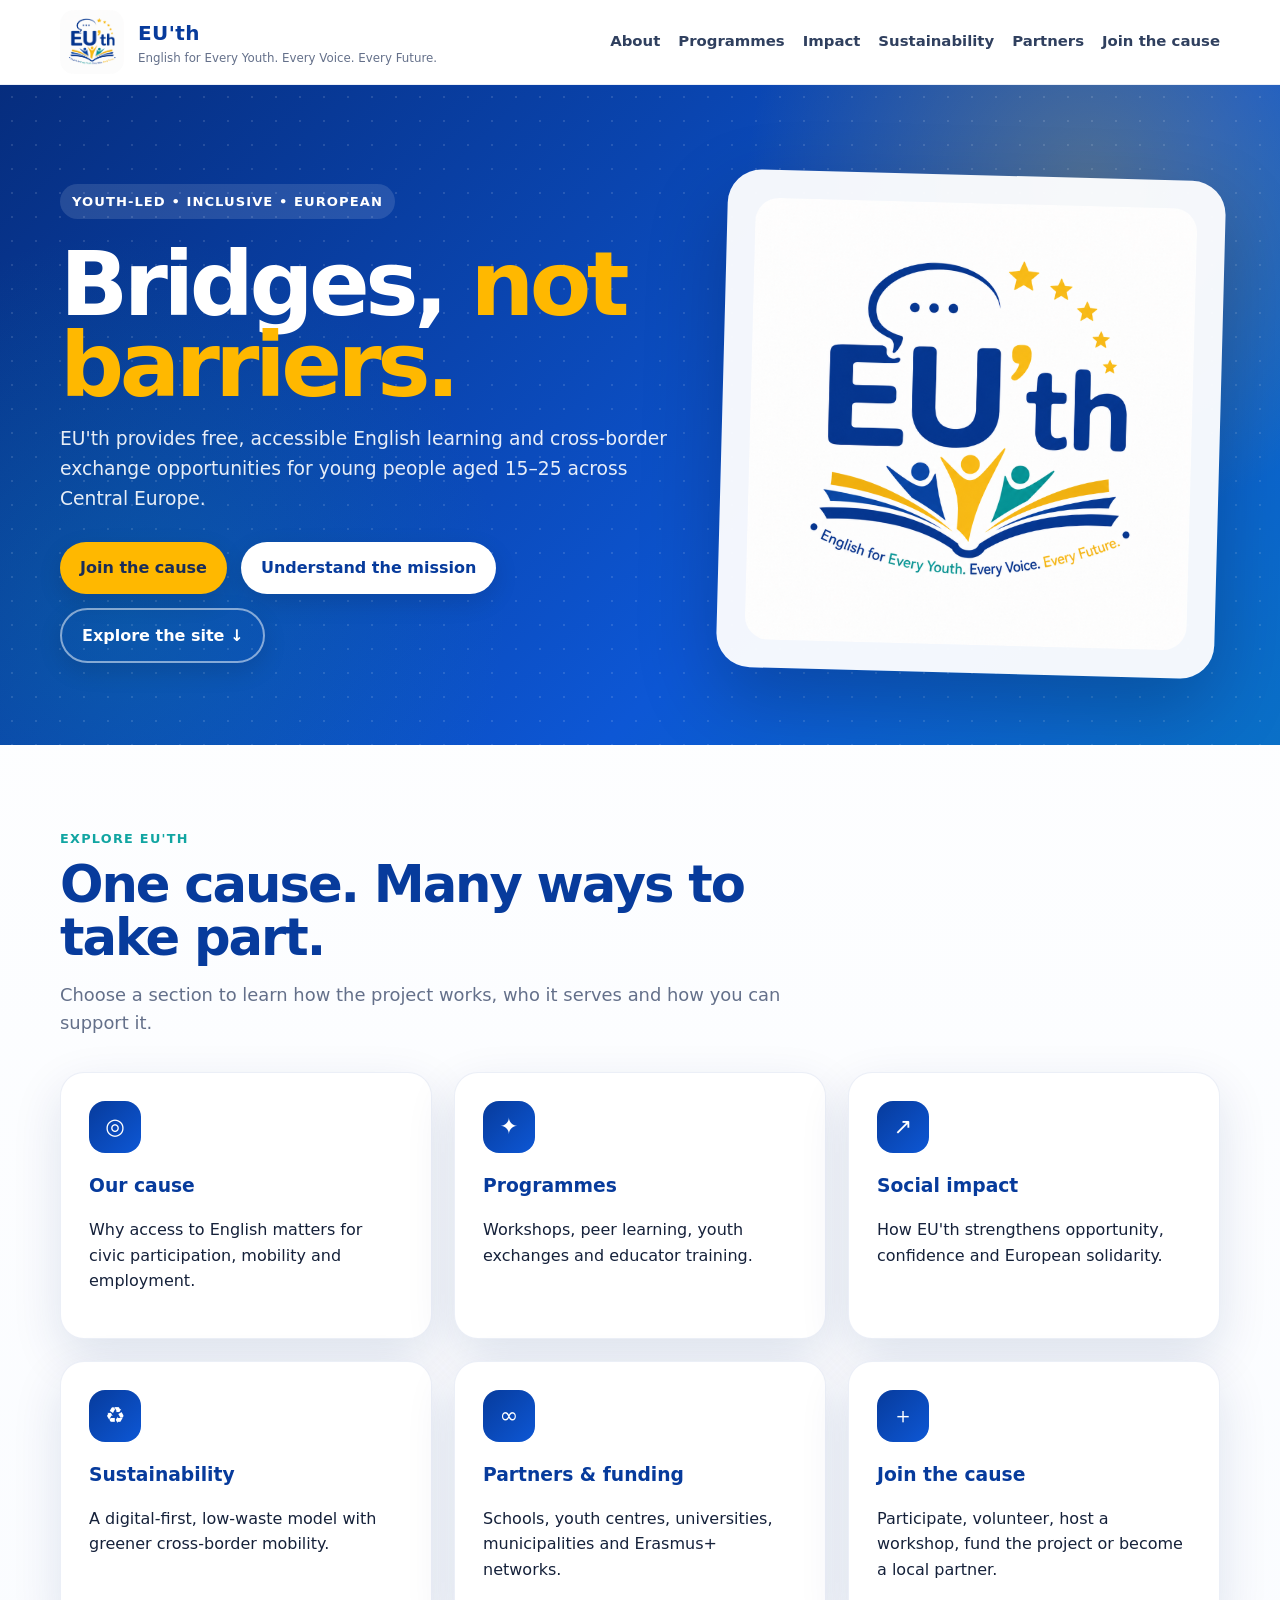
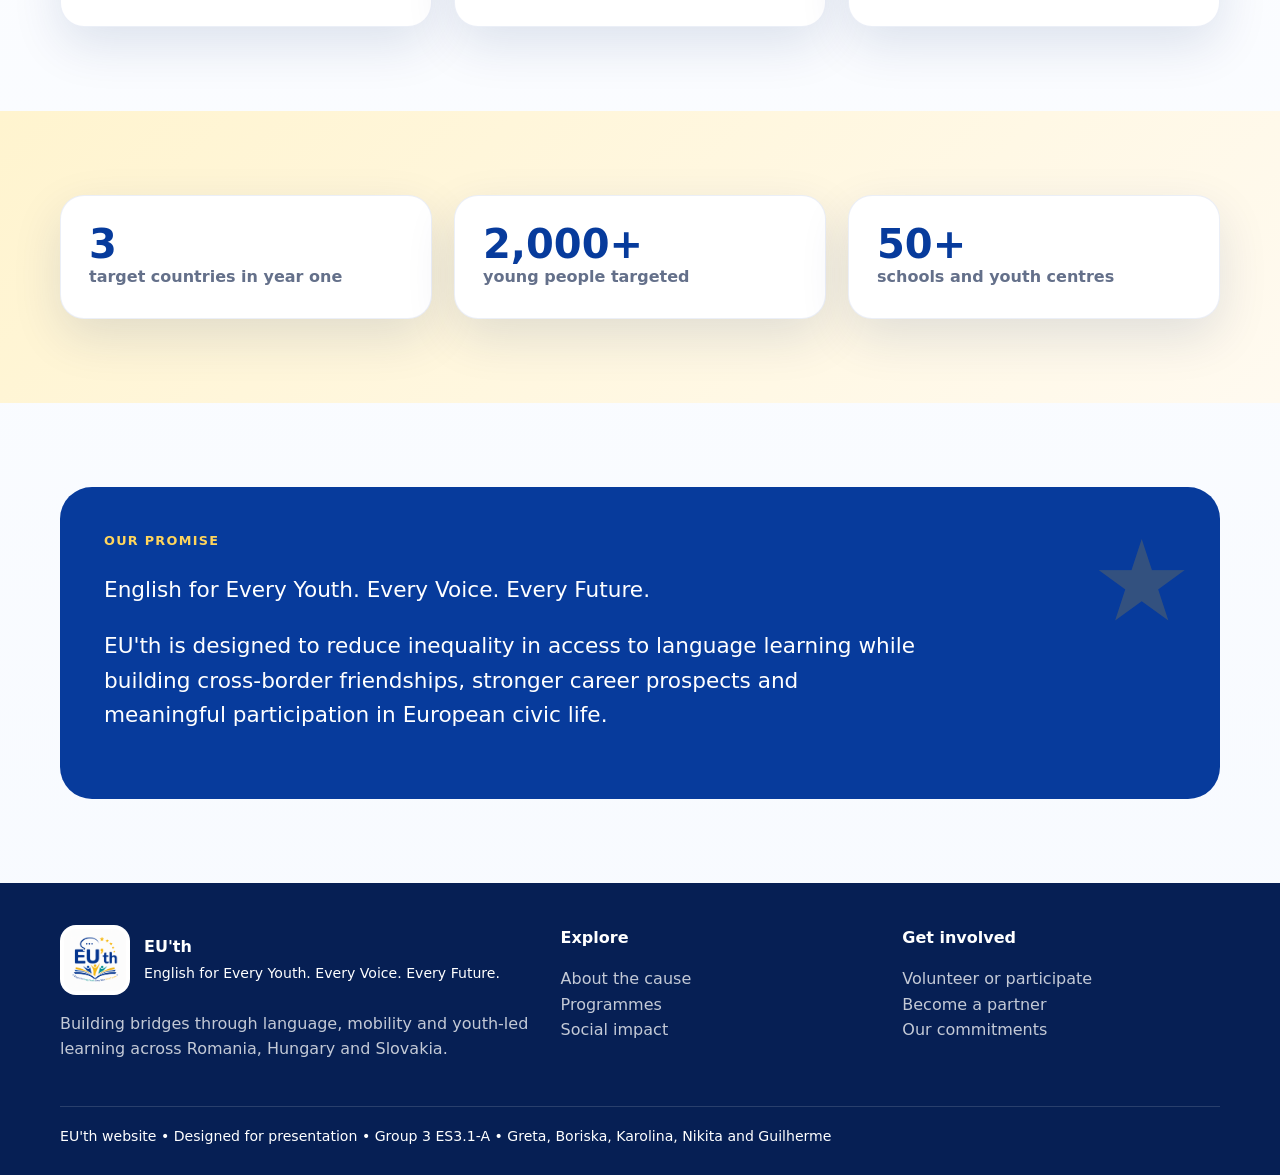
<file: index.html>
<!doctype html>
<html lang="en">
<head>
<meta charset="utf-8">
<meta name="viewport" content="width=device-width,initial-scale=1">
<title>Home | EU'th</title>
<meta name="description" content="EU'th — English for Every Youth. Every Voice. Every Future.">
<link rel="stylesheet" href="assets/styles.css">
</head>
<body>

<header class="site-header">
  <div class="container nav-wrap">
    <a class="brand" href="index.html">
      <img src="assets/euth-logo.png" alt="EU'th logo">
      <div class="brand-text">
        <strong>EU'th</strong>
        <span>English for Every Youth. Every Voice. Every Future.</span>
      </div>
    </a>
    <button class="menu-toggle" aria-label="Open menu">☰</button>
    <nav>
      <a href="about.html">About</a>
      <a href="programmes.html">Programmes</a>
      <a href="impact.html">Impact</a>
      <a href="sustainability.html">Sustainability</a>
      <a href="partners.html">Partners</a>
      <a href="join.html">Join the cause</a>
    </nav>
  </div>
</header>


<main>
<section class="hero">
  <div class="container hero-grid">
    <div>
      <span class="kicker">Youth-led • Inclusive • European</span>
      <h1>Bridges, <span>not barriers.</span></h1>
      <p>EU'th provides free, accessible English learning and cross-border exchange opportunities for young people aged 15–25 across Central Europe.</p>
      <div class="actions">
        <a class="btn btn-primary" href="join.html">Join the cause</a>
        <a class="btn btn-secondary" href="about.html">Understand the mission</a>
        <a class="btn btn-outline" href="#explore">Explore the site ↓</a>
      </div>
    </div>
    <div class="hero-card"><img src="assets/euth-logo.png" alt="EU'th project logo"></div>
  </div>
</section>

<section id="explore">
  <div class="container">
    <div class="section-head reveal">
      <div class="eyebrow">Explore EU'th</div>
      <h2>One cause. Many ways to take part.</h2>
      <p class="lead">Choose a section to learn how the project works, who it serves and how you can support it.</p>
    </div>
    <div class="grid-3">
      <a class="card reveal" href="about.html"><div class="icon">◎</div><h3>Our cause</h3><p>Why access to English matters for civic participation, mobility and employment.</p></a>
      <a class="card reveal" href="programmes.html"><div class="icon">✦</div><h3>Programmes</h3><p>Workshops, peer learning, youth exchanges and educator training.</p></a>
      <a class="card reveal" href="impact.html"><div class="icon">↗</div><h3>Social impact</h3><p>How EU'th strengthens opportunity, confidence and European solidarity.</p></a>
      <a class="card reveal" href="sustainability.html"><div class="icon">♻</div><h3>Sustainability</h3><p>A digital-first, low-waste model with greener cross-border mobility.</p></a>
      <a class="card reveal" href="partners.html"><div class="icon">∞</div><h3>Partners & funding</h3><p>Schools, youth centres, universities, municipalities and Erasmus+ networks.</p></a>
      <a class="card reveal" href="join.html"><div class="icon">＋</div><h3>Join the cause</h3><p>Participate, volunteer, host a workshop, fund the project or become a local partner.</p></a>
    </div>
  </div>
</section>

<section class="band">
  <div class="container grid-3">
    <div class="card reveal"><div class="stat">3</div><div class="stat-label">target countries in year one</div></div>
    <div class="card reveal"><div class="stat">2,000+</div><div class="stat-label">young people targeted</div></div>
    <div class="card reveal"><div class="stat">50+</div><div class="stat-label">schools and youth centres</div></div>
  </div>
</section>

<section>
  <div class="container quote-box reveal">
    <div class="eyebrow" style="color:#ffd55c">Our promise</div>
    <p>English for Every Youth. Every Voice. Every Future.</p>
    <p class="small">EU'th is designed to reduce inequality in access to language learning while building cross-border friendships, stronger career prospects and meaningful participation in European civic life.</p>
  </div>
</section>
</main>


<footer>
  <div class="container footer-grid">
    <div>
      <div class="footer-logo">
        <img src="assets/euth-logo.png" alt="EU'th logo">
        <div><strong>EU'th</strong><br><span class="small">English for Every Youth. Every Voice. Every Future.</span></div>
      </div>
      <p>Building bridges through language, mobility and youth-led learning across Romania, Hungary and Slovakia.</p>
    </div>
    <div><strong>Explore</strong><p><a href="about.html">About the cause</a><br><a href="programmes.html">Programmes</a><br><a href="impact.html">Social impact</a></p></div>
    <div><strong>Get involved</strong><p><a href="join.html">Volunteer or participate</a><br><a href="partners.html">Become a partner</a><br><a href="sustainability.html">Our commitments</a></p></div>
  </div>
  <div class="container small" style="margin-top:28px;border-top:1px solid rgba(255,255,255,.14);padding-top:18px">EU'th website • Designed for presentation • Group 3 ES3.1-A • Greta, Boriska, Karolina, Nikita and Guilherme</div>
</footer>

<script src="assets/main.js"></script>
</body>
</html>
</file>
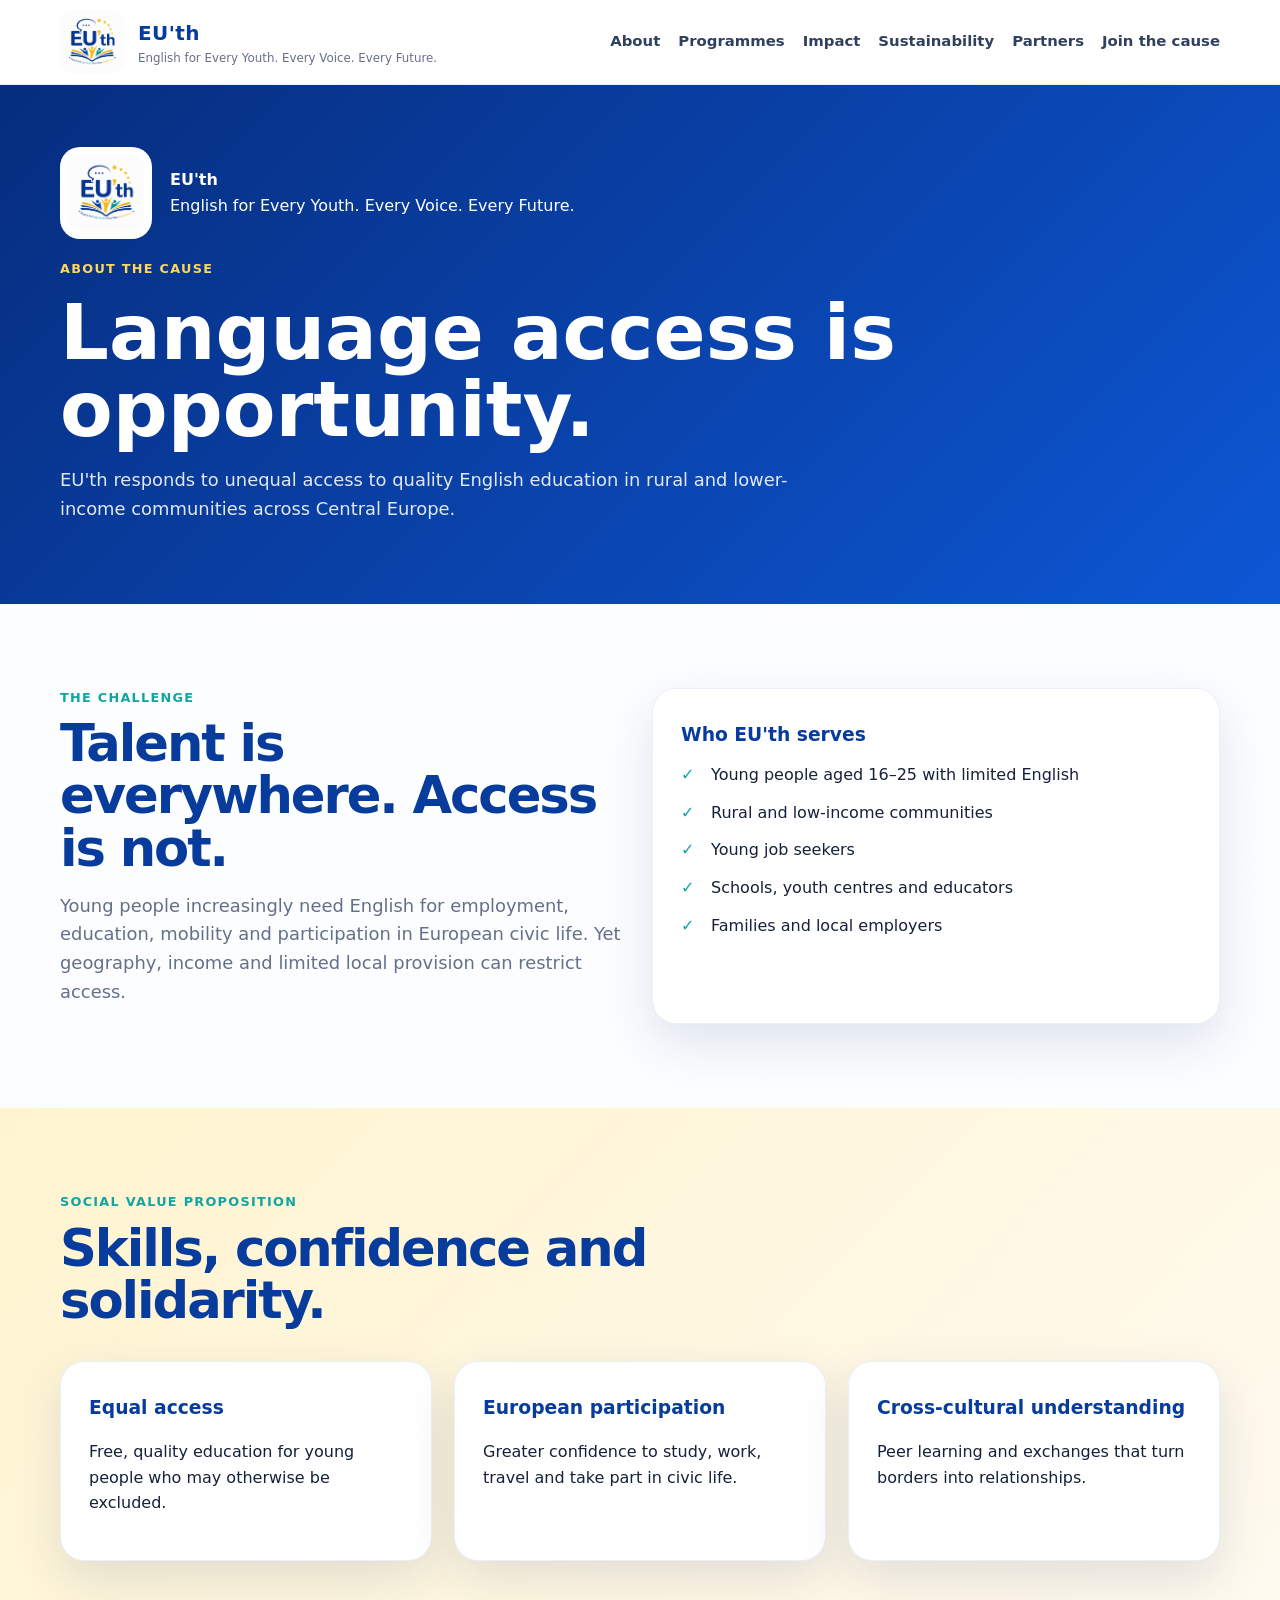
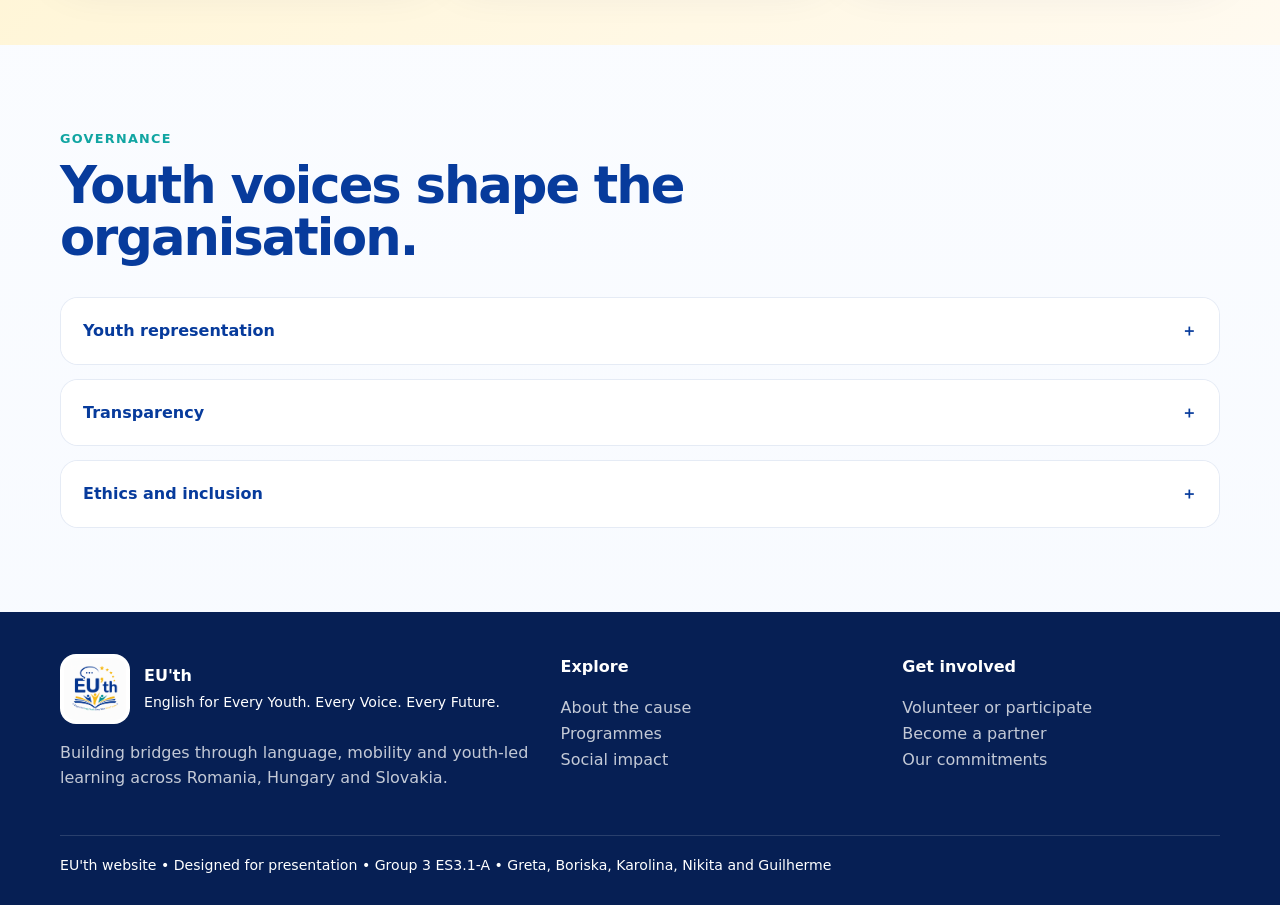
<file: about.html>
<!doctype html>
<html lang="en">
<head>
<meta charset="utf-8">
<meta name="viewport" content="width=device-width,initial-scale=1">
<title>About | EU'th</title>
<meta name="description" content="EU'th — English for Every Youth. Every Voice. Every Future.">
<link rel="stylesheet" href="assets/styles.css">
</head>
<body>

<header class="site-header">
  <div class="container nav-wrap">
    <a class="brand" href="index.html">
      <img src="assets/euth-logo.png" alt="EU'th logo">
      <div class="brand-text">
        <strong>EU'th</strong>
        <span>English for Every Youth. Every Voice. Every Future.</span>
      </div>
    </a>
    <button class="menu-toggle" aria-label="Open menu">☰</button>
    <nav>
      <a href="about.html">About</a>
      <a href="programmes.html">Programmes</a>
      <a href="impact.html">Impact</a>
      <a href="sustainability.html">Sustainability</a>
      <a href="partners.html">Partners</a>
      <a href="join.html">Join the cause</a>
    </nav>
  </div>
</header>


<main>
<section class="page-hero"><div class="container">
  <div class="mini-brand"><img src="assets/euth-logo.png" alt="EU'th logo"><div><strong>EU'th</strong><br>English for Every Youth. Every Voice. Every Future.</div></div>
  <div class="eyebrow" style="color:#ffd55c">About the cause</div>
  <h1>Language access is opportunity.</h1>
  <p>EU'th responds to unequal access to quality English education in rural and lower-income communities across Central Europe.</p>
</div></section>
<section><div class="container grid-2">
  <div class="reveal"><div class="eyebrow">The challenge</div><h2>Talent is everywhere. Access is not.</h2><p class="lead">Young people increasingly need English for employment, education, mobility and participation in European civic life. Yet geography, income and limited local provision can restrict access.</p></div>
  <div class="card reveal"><h3>Who EU'th serves</h3><ul class="list-check"><li>Young people aged 16–25 with limited English</li><li>Rural and low-income communities</li><li>Young job seekers</li><li>Schools, youth centres and educators</li><li>Families and local employers</li></ul></div>
</div></section>
<section class="band"><div class="container">
  <div class="section-head reveal"><div class="eyebrow">Social value proposition</div><h2>Skills, confidence and solidarity.</h2></div>
  <div class="grid-3">
    <div class="card reveal"><h3>Equal access</h3><p>Free, quality education for young people who may otherwise be excluded.</p></div>
    <div class="card reveal"><h3>European participation</h3><p>Greater confidence to study, work, travel and take part in civic life.</p></div>
    <div class="card reveal"><h3>Cross-cultural understanding</h3><p>Peer learning and exchanges that turn borders into relationships.</p></div>
  </div>
</div></section>
<section><div class="container">
  <div class="section-head reveal"><div class="eyebrow">Governance</div><h2>Youth voices shape the organisation.</h2></div>
  <div class="accordion reveal">
    <div class="acc-item"><button class="acc-btn">Youth representation <span>＋</span></button><div class="acc-panel"><p>A board with youth representatives helps ensure decisions reflect the needs and experiences of beneficiaries.</p></div></div>
    <div class="acc-item"><button class="acc-btn">Transparency <span>＋</span></button><div class="acc-panel"><p>EU'th commits to clear reporting to Erasmus+, public funders, partners and participating communities.</p></div></div>
    <div class="acc-item"><button class="acc-btn">Ethics and inclusion <span>＋</span></button><div class="acc-panel"><p>An ethics and inclusion committee supports fair access, equal opportunity and responsible programme delivery.</p></div></div>
  </div>
</div></section>
</main>


<footer>
  <div class="container footer-grid">
    <div>
      <div class="footer-logo">
        <img src="assets/euth-logo.png" alt="EU'th logo">
        <div><strong>EU'th</strong><br><span class="small">English for Every Youth. Every Voice. Every Future.</span></div>
      </div>
      <p>Building bridges through language, mobility and youth-led learning across Romania, Hungary and Slovakia.</p>
    </div>
    <div><strong>Explore</strong><p><a href="about.html">About the cause</a><br><a href="programmes.html">Programmes</a><br><a href="impact.html">Social impact</a></p></div>
    <div><strong>Get involved</strong><p><a href="join.html">Volunteer or participate</a><br><a href="partners.html">Become a partner</a><br><a href="sustainability.html">Our commitments</a></p></div>
  </div>
  <div class="container small" style="margin-top:28px;border-top:1px solid rgba(255,255,255,.14);padding-top:18px">EU'th website • Designed for presentation • Group 3 ES3.1-A • Greta, Boriska, Karolina, Nikita and Guilherme</div>
</footer>

<script src="assets/main.js"></script>
</body>
</html>
</file>
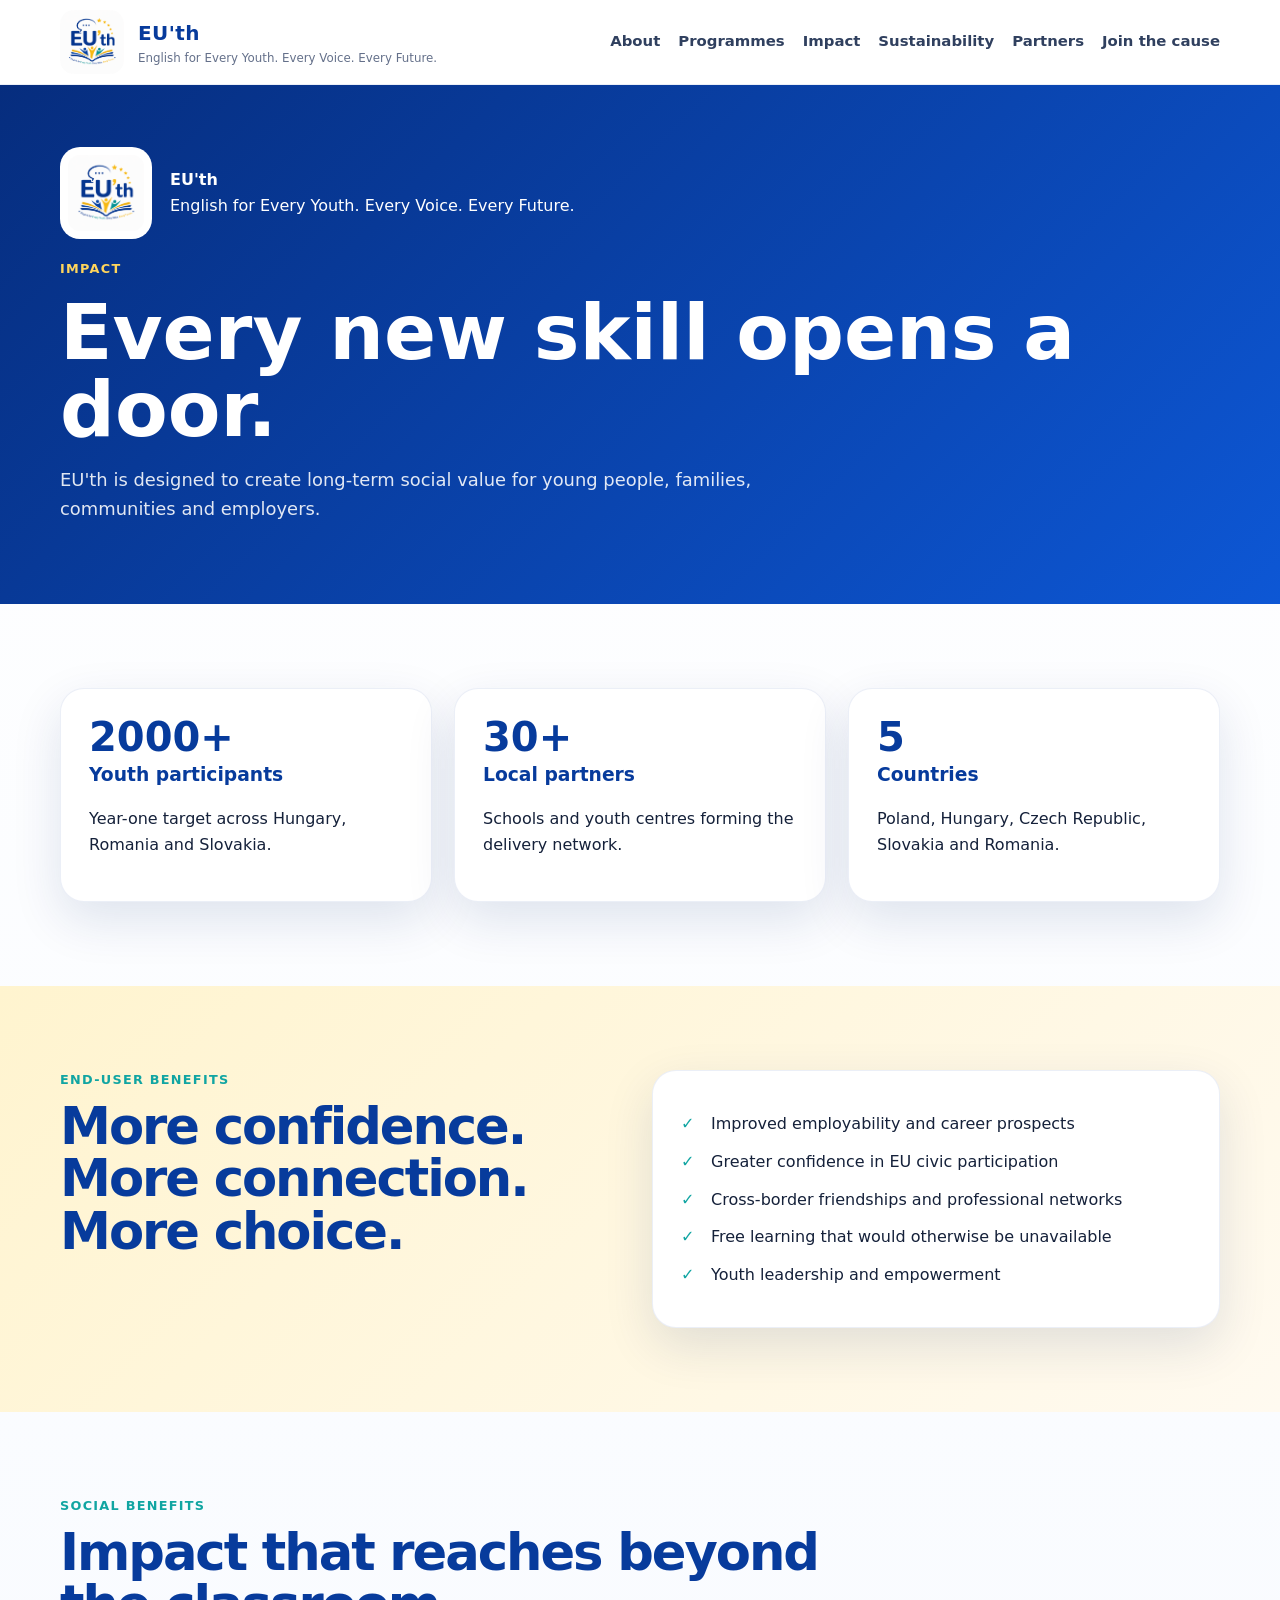
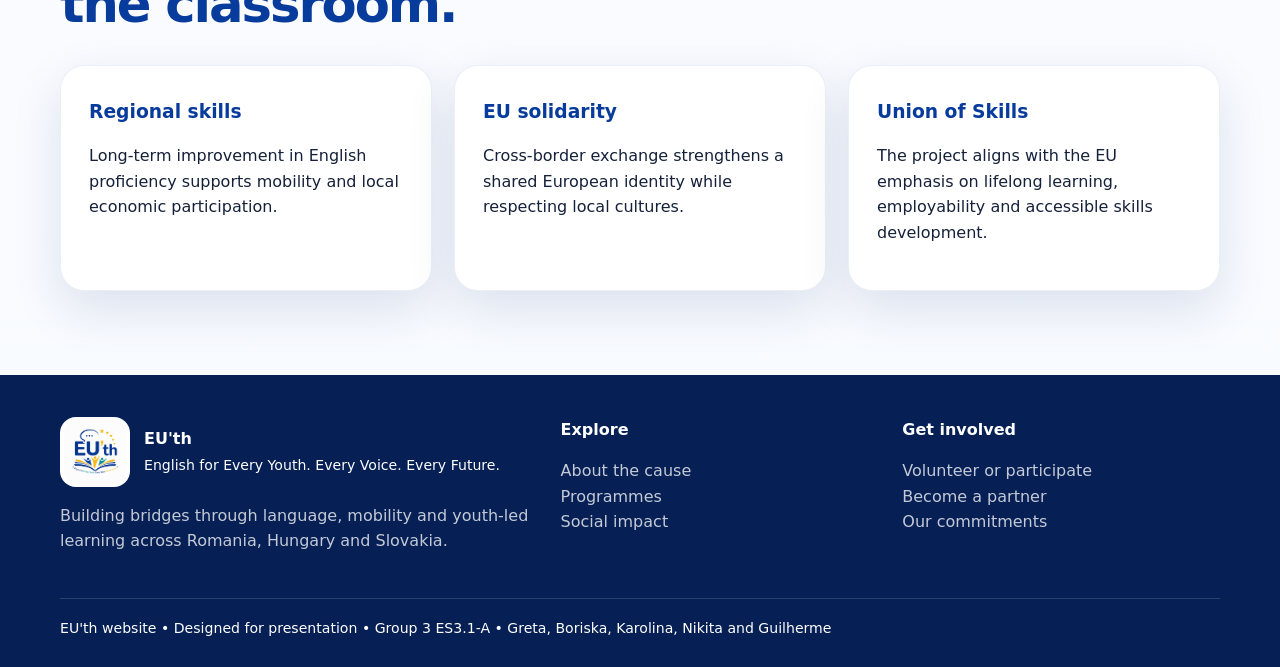
<file: impact.html>
<!doctype html>
<html lang="en">
<head>
<meta charset="utf-8">
<meta name="viewport" content="width=device-width,initial-scale=1">
<title>Impact | EU'th</title>
<meta name="description" content="EU'th — English for Every Youth. Every Voice. Every Future.">
<link rel="stylesheet" href="assets/styles.css">
</head>
<body>

<header class="site-header">
  <div class="container nav-wrap">
    <a class="brand" href="index.html">
      <img src="assets/euth-logo.png" alt="EU'th logo">
      <div class="brand-text">
        <strong>EU'th</strong>
        <span>English for Every Youth. Every Voice. Every Future.</span>
      </div>
    </a>
    <button class="menu-toggle" aria-label="Open menu">☰</button>
    <nav>
      <a href="about.html">About</a>
      <a href="programmes.html">Programmes</a>
      <a href="impact.html">Impact</a>
      <a href="sustainability.html">Sustainability</a>
      <a href="partners.html">Partners</a>
      <a href="join.html">Join the cause</a>
    </nav>
  </div>
</header>


<main>
<section class="page-hero"><div class="container">
  <div class="mini-brand"><img src="assets/euth-logo.png" alt="EU'th logo"><div><strong>EU'th</strong><br>English for Every Youth. Every Voice. Every Future.</div></div>
  <div class="eyebrow" style="color:#ffd55c">Impact</div>
  <h1>Every new skill opens a door.</h1>
  <p>EU'th is designed to create long-term social value for young people, families, communities and employers.</p>
</div></section>
<section><div class="container">
  <div class="grid-3">
    <div class="card reveal"><div class="stat">2000+</div><h3>Youth participants</h3><p>Year-one target across Hungary, Romania and Slovakia.</p></div>
    <div class="card reveal"><div class="stat">30+</div><h3>Local partners</h3><p>Schools and youth centres forming the delivery network.</p></div>
    <div class="card reveal"><div class="stat">5</div><h3>Countries</h3><p>Poland, Hungary, Czech Republic, Slovakia and Romania.</p></div>
  </div>
</div></section>
<section class="band"><div class="container grid-2">
  <div class="reveal"><div class="eyebrow">End-user benefits</div><h2>More confidence. More connection. More choice.</h2></div>
  <div class="card reveal"><ul class="list-check"><li>Improved employability and career prospects</li><li>Greater confidence in EU civic participation</li><li>Cross-border friendships and professional networks</li><li>Free learning that would otherwise be unavailable</li><li>Youth leadership and empowerment</li></ul></div>
</div></section>
<section><div class="container">
  <div class="section-head reveal"><div class="eyebrow">Social benefits</div><h2>Impact that reaches beyond the classroom.</h2></div>
  <div class="grid-3">
    <div class="card reveal"><h3>Regional skills</h3><p>Long-term improvement in English proficiency supports mobility and local economic participation.</p></div>
    <div class="card reveal"><h3>EU solidarity</h3><p>Cross-border exchange strengthens a shared European identity while respecting local cultures.</p></div>
    <div class="card reveal"><h3>Union of Skills</h3><p>The project aligns with the EU emphasis on lifelong learning, employability and accessible skills development.</p></div>
  </div>
</div></section>
</main>


<footer>
  <div class="container footer-grid">
    <div>
      <div class="footer-logo">
        <img src="assets/euth-logo.png" alt="EU'th logo">
        <div><strong>EU'th</strong><br><span class="small">English for Every Youth. Every Voice. Every Future.</span></div>
      </div>
      <p>Building bridges through language, mobility and youth-led learning across Romania, Hungary and Slovakia.</p>
    </div>
    <div><strong>Explore</strong><p><a href="about.html">About the cause</a><br><a href="programmes.html">Programmes</a><br><a href="impact.html">Social impact</a></p></div>
    <div><strong>Get involved</strong><p><a href="join.html">Volunteer or participate</a><br><a href="partners.html">Become a partner</a><br><a href="sustainability.html">Our commitments</a></p></div>
  </div>
  <div class="container small" style="margin-top:28px;border-top:1px solid rgba(255,255,255,.14);padding-top:18px">EU'th website • Designed for presentation • Group 3 ES3.1-A • Greta, Boriska, Karolina, Nikita and Guilherme</div>
</footer>

<script src="assets/main.js"></script>
</body>
</html>
</file>
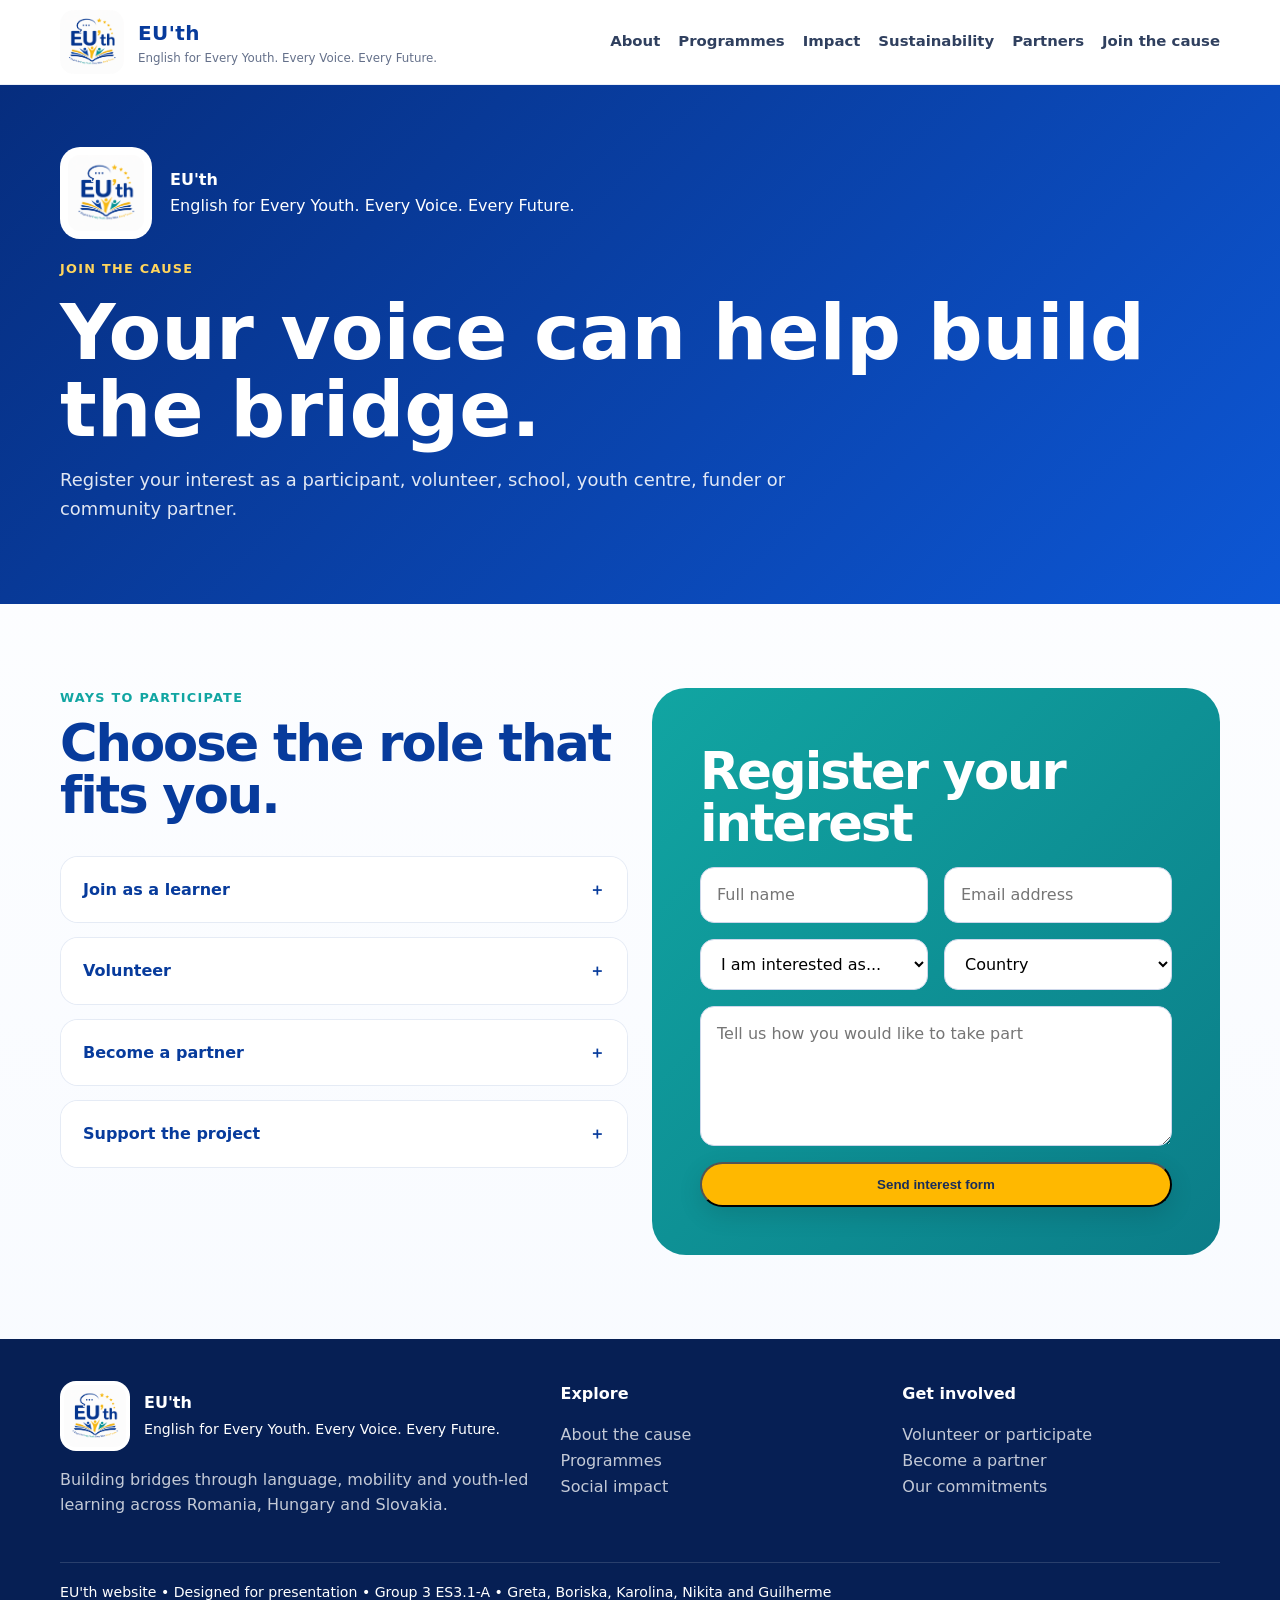
<file: join.html>
<!doctype html>
<html lang="en">
<head>
<meta charset="utf-8">
<meta name="viewport" content="width=device-width,initial-scale=1">
<title>Join | EU'th</title>
<meta name="description" content="EU'th — English for Every Youth. Every Voice. Every Future.">
<link rel="stylesheet" href="assets/styles.css">
</head>
<body>

<header class="site-header">
  <div class="container nav-wrap">
    <a class="brand" href="index.html">
      <img src="assets/euth-logo.png" alt="EU'th logo">
      <div class="brand-text">
        <strong>EU'th</strong>
        <span>English for Every Youth. Every Voice. Every Future.</span>
      </div>
    </a>
    <button class="menu-toggle" aria-label="Open menu">☰</button>
    <nav>
      <a href="about.html">About</a>
      <a href="programmes.html">Programmes</a>
      <a href="impact.html">Impact</a>
      <a href="sustainability.html">Sustainability</a>
      <a href="partners.html">Partners</a>
      <a href="join.html">Join the cause</a>
    </nav>
  </div>
</header>


<main>
<section class="page-hero"><div class="container">
  <div class="mini-brand"><img src="assets/euth-logo.png" alt="EU'th logo"><div><strong>EU'th</strong><br>English for Every Youth. Every Voice. Every Future.</div></div>
  <div class="eyebrow" style="color:#ffd55c">Join the cause</div>
  <h1>Your voice can help build the bridge.</h1>
  <p>Register your interest as a participant, volunteer, school, youth centre, funder or community partner.</p>
</div></section>
<section><div class="container grid-2">
  <div>
    <div class="section-head reveal"><div class="eyebrow">Ways to participate</div><h2>Choose the role that fits you.</h2></div>
    <div class="accordion reveal">
      <div class="acc-item"><button class="acc-btn">Join as a learner <span>＋</span></button><div class="acc-panel"><p>Young people aged 16–25 can take part in workshops, study groups, online learning and cross-border exchanges.</p></div></div>
      <div class="acc-item"><button class="acc-btn">Volunteer <span>＋</span></button><div class="acc-panel"><p>Support English facilitation, mentoring, social media, event delivery or local coordination.</p></div></div>
      <div class="acc-item"><button class="acc-btn">Become a partner <span>＋</span></button><div class="acc-panel"><p>Schools, youth centres, municipalities and employers can host, promote or co-design activities.</p></div></div>
      <div class="acc-item"><button class="acc-btn">Support the project <span>＋</span></button><div class="acc-panel"><p>Funders and donors can support curriculum development, facilitator training, travel and digital infrastructure.</p></div></div>
    </div>
  </div>
  <div class="cta reveal">
    <h2>Register your interest</h2>
    <form id="join-form" class="form-grid">
      <input required placeholder="Full name">
      <input required type="email" placeholder="Email address">
      <select required><option value="">I am interested as...</option><option>Learner</option><option>Volunteer</option><option>School or youth centre</option><option>Educator</option><option>Funder or donor</option></select>      <select><option>Country</option><option>Hungary</option><option>Slovakia</option><option>Romania</option><option>Other EU country</option></select>
      <textarea class="full" placeholder="Tell us how you would like to take part"></textarea>
      <button class="btn btn-primary full" type="submit">Send interest form</button>
      <div id="form-notice" class="notice full"></div>
    </form>
  </div>
</div></section>
</main>


<footer>
  <div class="container footer-grid">
    <div>
      <div class="footer-logo">
        <img src="assets/euth-logo.png" alt="EU'th logo">
        <div><strong>EU'th</strong><br><span class="small">English for Every Youth. Every Voice. Every Future.</span></div>
      </div>
      <p>Building bridges through language, mobility and youth-led learning across Romania, Hungary and Slovakia.</p>
    </div>
    <div><strong>Explore</strong><p><a href="about.html">About the cause</a><br><a href="programmes.html">Programmes</a><br><a href="impact.html">Social impact</a></p></div>
    <div><strong>Get involved</strong><p><a href="join.html">Volunteer or participate</a><br><a href="partners.html">Become a partner</a><br><a href="sustainability.html">Our commitments</a></p></div>
  </div>
  <div class="container small" style="margin-top:28px;border-top:1px solid rgba(255,255,255,.14);padding-top:18px">EU'th website • Designed for presentation • Group 3 ES3.1-A • Greta, Boriska, Karolina, Nikita and Guilherme</div>
</footer>

<script src="assets/main.js"></script>
</body>
</html>
</file>
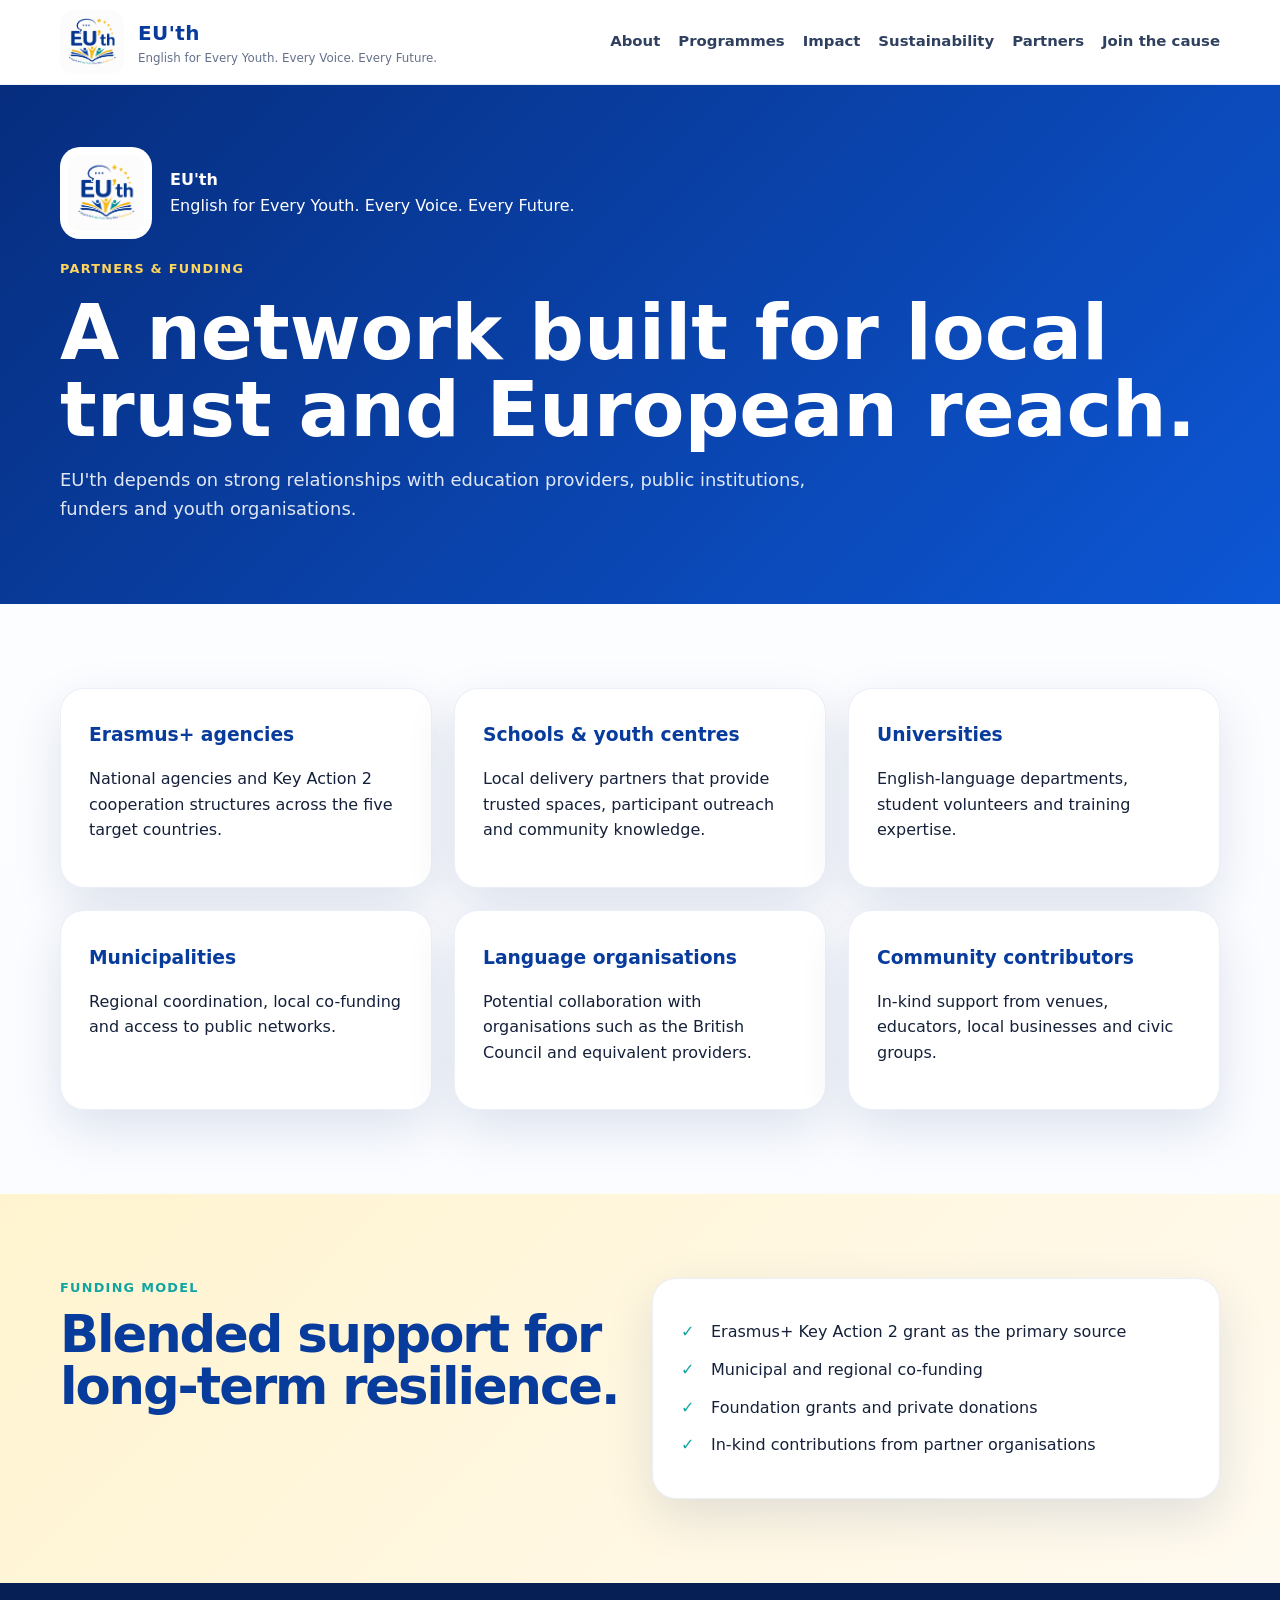
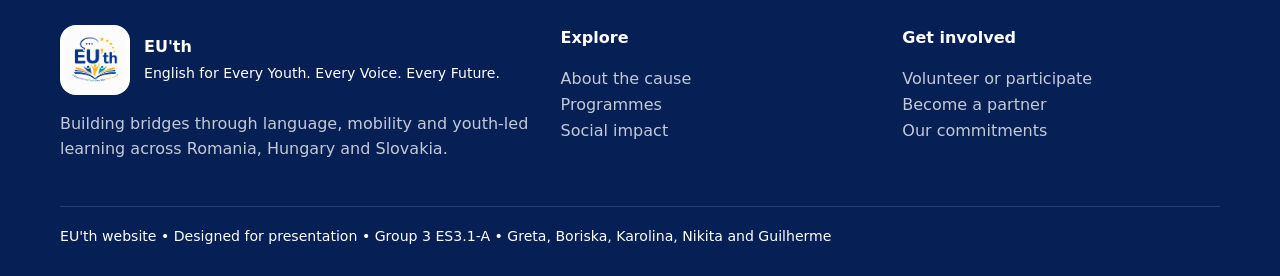
<file: partners.html>
<!doctype html>
<html lang="en">
<head>
<meta charset="utf-8">
<meta name="viewport" content="width=device-width,initial-scale=1">
<title>Partners | EU'th</title>
<meta name="description" content="EU'th — English for Every Youth. Every Voice. Every Future.">
<link rel="stylesheet" href="assets/styles.css">
</head>
<body>

<header class="site-header">
  <div class="container nav-wrap">
    <a class="brand" href="index.html">
      <img src="assets/euth-logo.png" alt="EU'th logo">
      <div class="brand-text">
        <strong>EU'th</strong>
        <span>English for Every Youth. Every Voice. Every Future.</span>
      </div>
    </a>
    <button class="menu-toggle" aria-label="Open menu">☰</button>
    <nav>
      <a href="about.html">About</a>
      <a href="programmes.html">Programmes</a>
      <a href="impact.html">Impact</a>
      <a href="sustainability.html">Sustainability</a>
      <a href="partners.html">Partners</a>
      <a href="join.html">Join the cause</a>
    </nav>
  </div>
</header>


<main>
<section class="page-hero"><div class="container">
  <div class="mini-brand"><img src="assets/euth-logo.png" alt="EU'th logo"><div><strong>EU'th</strong><br>English for Every Youth. Every Voice. Every Future.</div></div>
  <div class="eyebrow" style="color:#ffd55c">Partners & funding</div>
  <h1>A network built for local trust and European reach.</h1>
  <p>EU'th depends on strong relationships with education providers, public institutions, funders and youth organisations.</p>
</div></section>
<section><div class="container">
  <div class="grid-3">
    <div class="card reveal"><h3>Erasmus+ agencies</h3><p>National agencies and Key Action 2 cooperation structures across the five target countries.</p></div>
    <div class="card reveal"><h3>Schools & youth centres</h3><p>Local delivery partners that provide trusted spaces, participant outreach and community knowledge.</p></div>
    <div class="card reveal"><h3>Universities</h3><p>English-language departments, student volunteers and training expertise.</p></div>
    <div class="card reveal"><h3>Municipalities</h3><p>Regional coordination, local co-funding and access to public networks.</p></div>
    <div class="card reveal"><h3>Language organisations</h3><p>Potential collaboration with organisations such as the British Council and equivalent providers.</p></div>
    <div class="card reveal"><h3>Community contributors</h3><p>In-kind support from venues, educators, local businesses and civic groups.</p></div>
  </div>
</div></section>
<section class="band"><div class="container grid-2">
  <div class="reveal"><div class="eyebrow">Funding model</div><h2>Blended support for long-term resilience.</h2></div>
  <div class="card reveal"><ul class="list-check"><li>Erasmus+ Key Action 2 grant as the primary source</li><li>Municipal and regional co-funding</li><li>Foundation grants and private donations</li><li>In-kind contributions from partner organisations</li></ul></div>
</div></section>
</main>


<footer>
  <div class="container footer-grid">
    <div>
      <div class="footer-logo">
        <img src="assets/euth-logo.png" alt="EU'th logo">
        <div><strong>EU'th</strong><br><span class="small">English for Every Youth. Every Voice. Every Future.</span></div>
      </div>
      <p>Building bridges through language, mobility and youth-led learning across Romania, Hungary and Slovakia.</p>
    </div>
    <div><strong>Explore</strong><p><a href="about.html">About the cause</a><br><a href="programmes.html">Programmes</a><br><a href="impact.html">Social impact</a></p></div>
    <div><strong>Get involved</strong><p><a href="join.html">Volunteer or participate</a><br><a href="partners.html">Become a partner</a><br><a href="sustainability.html">Our commitments</a></p></div>
  </div>
  <div class="container small" style="margin-top:28px;border-top:1px solid rgba(255,255,255,.14);padding-top:18px">EU'th website • Designed for presentation • Group 3 ES3.1-A • Greta, Boriska, Karolina, Nikita and Guilherme</div>
</footer>

<script src="assets/main.js"></script>
</body>
</html>
</file>
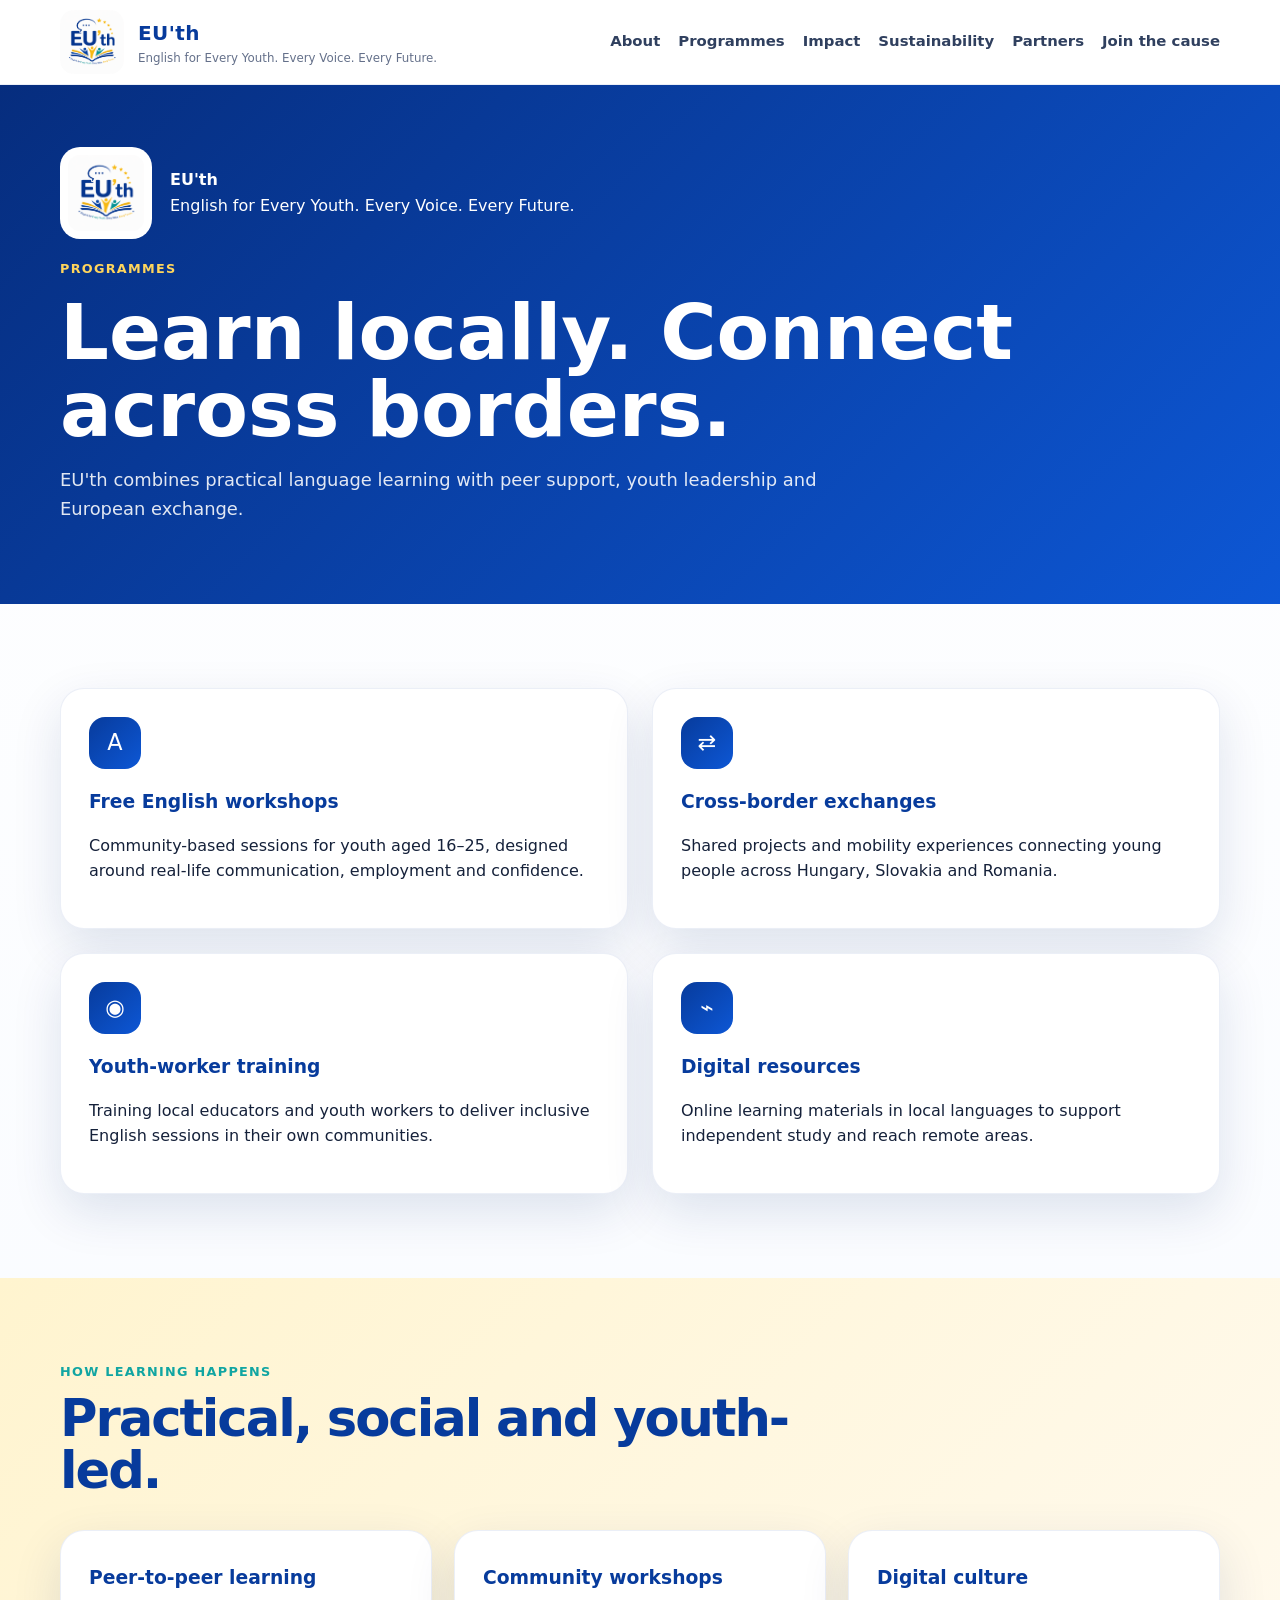
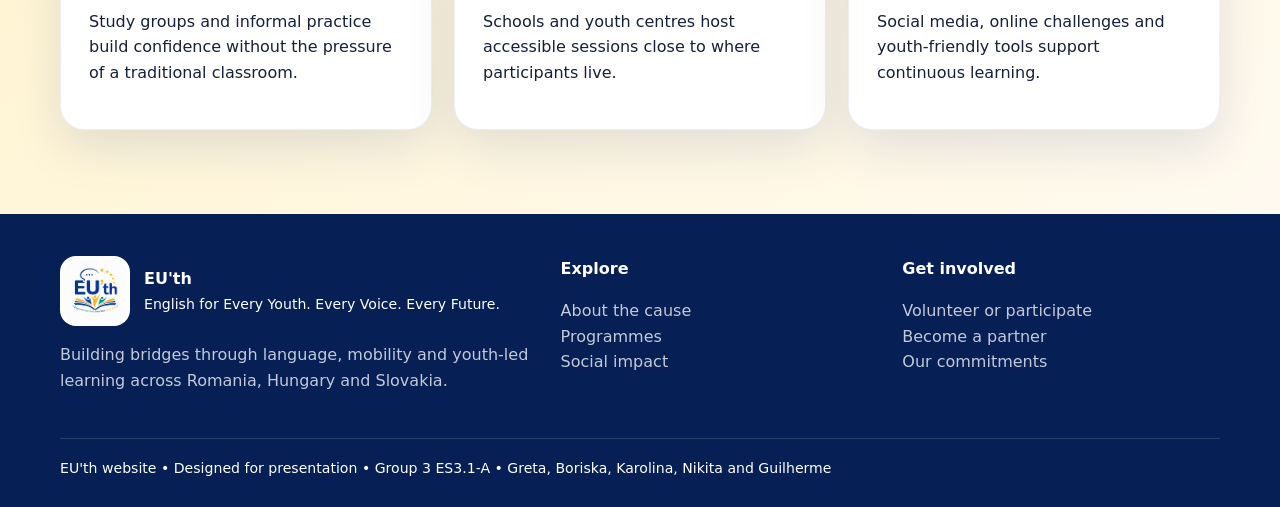
<file: programmes.html>
<!doctype html>
<html lang="en">
<head>
<meta charset="utf-8">
<meta name="viewport" content="width=device-width,initial-scale=1">
<title>Programmes | EU'th</title>
<meta name="description" content="EU'th — English for Every Youth. Every Voice. Every Future.">
<link rel="stylesheet" href="assets/styles.css">
</head>
<body>

<header class="site-header">
  <div class="container nav-wrap">
    <a class="brand" href="index.html">
      <img src="assets/euth-logo.png" alt="EU'th logo">
      <div class="brand-text">
        <strong>EU'th</strong>
        <span>English for Every Youth. Every Voice. Every Future.</span>
      </div>
    </a>
    <button class="menu-toggle" aria-label="Open menu">☰</button>
    <nav>
      <a href="about.html">About</a>
      <a href="programmes.html">Programmes</a>
      <a href="impact.html">Impact</a>
      <a href="sustainability.html">Sustainability</a>
      <a href="partners.html">Partners</a>
      <a href="join.html">Join the cause</a>
    </nav>
  </div>
</header>


<main>
<section class="page-hero"><div class="container">
  <div class="mini-brand"><img src="assets/euth-logo.png" alt="EU'th logo"><div><strong>EU'th</strong><br>English for Every Youth. Every Voice. Every Future.</div></div>
  <div class="eyebrow" style="color:#ffd55c">Programmes</div>
  <h1>Learn locally. Connect across borders.</h1>
  <p>EU'th combines practical language learning with peer support, youth leadership and European exchange.</p>
</div></section>
<section><div class="container">
  <div class="grid-2">
    <div class="card reveal"><div class="icon">A</div><h3>Free English workshops</h3><p>Community-based sessions for youth aged 16–25, designed around real-life communication, employment and confidence.</p></div>
    <div class="card reveal"><div class="icon">⇄</div><h3>Cross-border exchanges</h3><p>Shared projects and mobility experiences connecting young people across Hungary, Slovakia and Romania.</p></div>
    <div class="card reveal"><div class="icon">◉</div><h3>Youth-worker training</h3><p>Training local educators and youth workers to deliver inclusive English sessions in their own communities.</p></div>
    <div class="card reveal"><div class="icon">⌁</div><h3>Digital resources</h3><p>Online learning materials in local languages to support independent study and reach remote areas.</p></div>
  </div>
</div></section>
<section class="band"><div class="container">
  <div class="section-head reveal"><div class="eyebrow">How learning happens</div><h2>Practical, social and youth-led.</h2></div>
  <div class="grid-3">
    <div class="card reveal"><h3>Peer-to-peer learning</h3><p>Study groups and informal practice build confidence without the pressure of a traditional classroom.</p></div>
    <div class="card reveal"><h3>Community workshops</h3><p>Schools and youth centres host accessible sessions close to where participants live.</p></div>
    <div class="card reveal"><h3>Digital culture</h3><p>Social media, online challenges and youth-friendly tools support continuous learning.</p></div>
  </div>
</div></section>
</main>


<footer>
  <div class="container footer-grid">
    <div>
      <div class="footer-logo">
        <img src="assets/euth-logo.png" alt="EU'th logo">
        <div><strong>EU'th</strong><br><span class="small">English for Every Youth. Every Voice. Every Future.</span></div>
      </div>
      <p>Building bridges through language, mobility and youth-led learning across Romania, Hungary and Slovakia.</p>
    </div>
    <div><strong>Explore</strong><p><a href="about.html">About the cause</a><br><a href="programmes.html">Programmes</a><br><a href="impact.html">Social impact</a></p></div>
    <div><strong>Get involved</strong><p><a href="join.html">Volunteer or participate</a><br><a href="partners.html">Become a partner</a><br><a href="sustainability.html">Our commitments</a></p></div>
  </div>
  <div class="container small" style="margin-top:28px;border-top:1px solid rgba(255,255,255,.14);padding-top:18px">EU'th website • Designed for presentation • Group 3 ES3.1-A • Greta, Boriska, Karolina, Nikita and Guilherme</div>
</footer>

<script src="assets/main.js"></script>
</body>
</html>
</file>
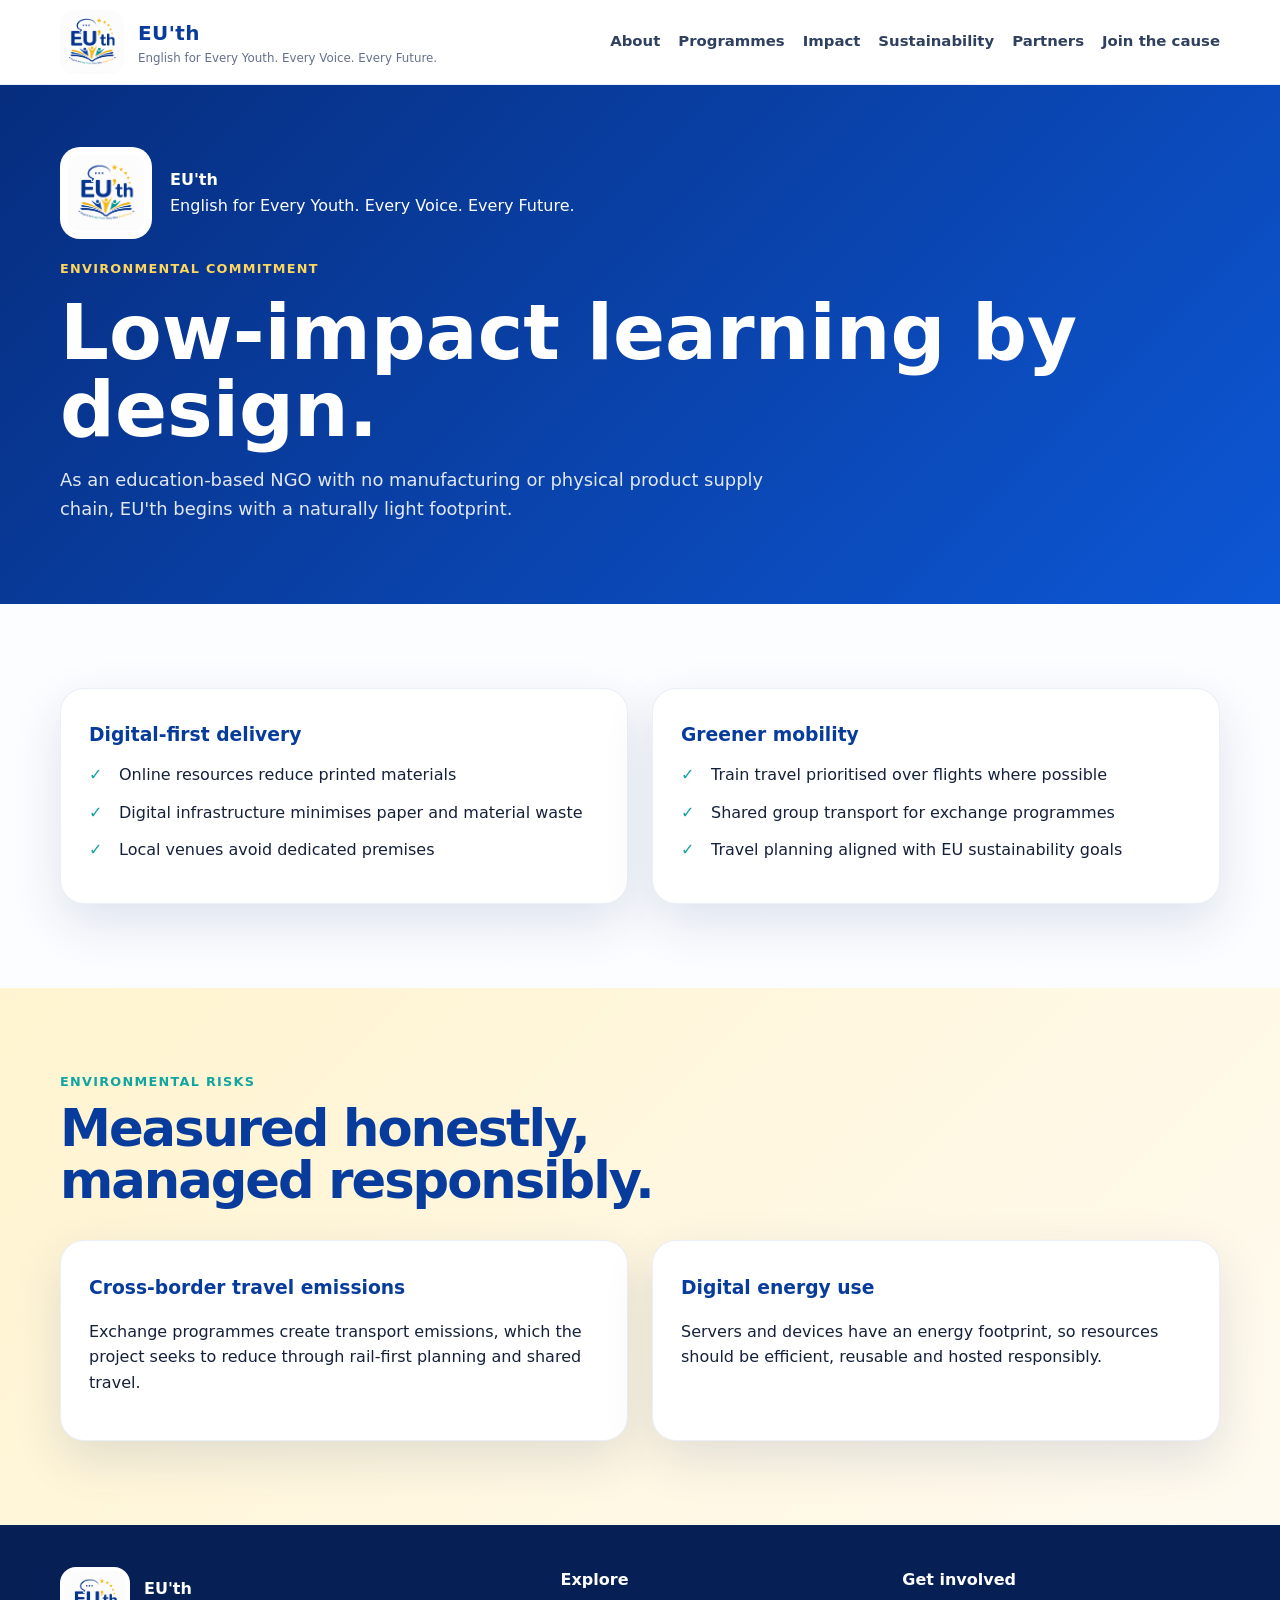
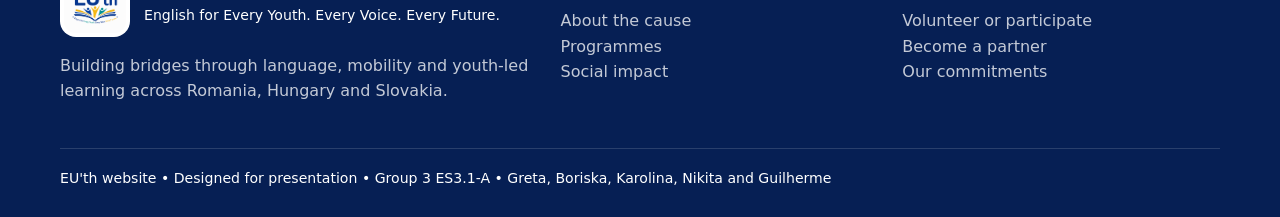
<file: sustainability.html>
<!doctype html>
<html lang="en">
<head>
<meta charset="utf-8">
<meta name="viewport" content="width=device-width,initial-scale=1">
<title>Sustainability | EU'th</title>
<meta name="description" content="EU'th — English for Every Youth. Every Voice. Every Future.">
<link rel="stylesheet" href="assets/styles.css">
</head>
<body>

<header class="site-header">
  <div class="container nav-wrap">
    <a class="brand" href="index.html">
      <img src="assets/euth-logo.png" alt="EU'th logo">
      <div class="brand-text">
        <strong>EU'th</strong>
        <span>English for Every Youth. Every Voice. Every Future.</span>
      </div>
    </a>
    <button class="menu-toggle" aria-label="Open menu">☰</button>
    <nav>
      <a href="about.html">About</a>
      <a href="programmes.html">Programmes</a>
      <a href="impact.html">Impact</a>
      <a href="sustainability.html">Sustainability</a>
      <a href="partners.html">Partners</a>
      <a href="join.html">Join the cause</a>
    </nav>
  </div>
</header>


<main>
<section class="page-hero"><div class="container">
  <div class="mini-brand"><img src="assets/euth-logo.png" alt="EU'th logo"><div><strong>EU'th</strong><br>English for Every Youth. Every Voice. Every Future.</div></div>
  <div class="eyebrow" style="color:#ffd55c">Environmental commitment</div>
  <h1>Low-impact learning by design.</h1>
  <p>As an education-based NGO with no manufacturing or physical product supply chain, EU'th begins with a naturally light footprint.</p>
</div></section>
<section><div class="container grid-2">
  <div class="card reveal"><h3>Digital-first delivery</h3><ul class="list-check"><li>Online resources reduce printed materials</li><li>Digital infrastructure minimises paper and material waste</li><li>Local venues avoid dedicated premises</li></ul></div>
  <div class="card reveal"><h3>Greener mobility</h3><ul class="list-check"><li>Train travel prioritised over flights where possible</li><li>Shared group transport for exchange programmes</li><li>Travel planning aligned with EU sustainability goals</li></ul></div>
</div></section>
<section class="band"><div class="container">
  <div class="section-head reveal"><div class="eyebrow">Environmental risks</div><h2>Measured honestly, managed responsibly.</h2></div>
  <div class="grid-2">
    <div class="card reveal"><h3>Cross-border travel emissions</h3><p>Exchange programmes create transport emissions, which the project seeks to reduce through rail-first planning and shared travel.</p></div>
    <div class="card reveal"><h3>Digital energy use</h3><p>Servers and devices have an energy footprint, so resources should be efficient, reusable and hosted responsibly.</p></div>
  </div>
</div></section>
</main>


<footer>
  <div class="container footer-grid">
    <div>
      <div class="footer-logo">
        <img src="assets/euth-logo.png" alt="EU'th logo">
        <div><strong>EU'th</strong><br><span class="small">English for Every Youth. Every Voice. Every Future.</span></div>
      </div>
      <p>Building bridges through language, mobility and youth-led learning across Romania, Hungary and Slovakia.</p>
    </div>
    <div><strong>Explore</strong><p><a href="about.html">About the cause</a><br><a href="programmes.html">Programmes</a><br><a href="impact.html">Social impact</a></p></div>
    <div><strong>Get involved</strong><p><a href="join.html">Volunteer or participate</a><br><a href="partners.html">Become a partner</a><br><a href="sustainability.html">Our commitments</a></p></div>
  </div>
  <div class="container small" style="margin-top:28px;border-top:1px solid rgba(255,255,255,.14);padding-top:18px">EU'th website • Designed for presentation • Group 3 ES3.1-A • Greta, Boriska, Karolina, Nikita and Guilherme</div>
</footer>

<script src="assets/main.js"></script>
</body>
</html>
</file>
<file: assets/styles.css>
:root{
  --blue:#073b9c;
  --blue-2:#0d57d5;
  --gold:#ffb800;
  --teal:#11a5a2;
  --cream:#fffaf0;
  --ink:#15213a;
  --muted:#64708a;
  --white:#ffffff;
  --card:#ffffff;
  --shadow:0 18px 50px rgba(8,42,103,.12);
  --radius:24px;
}
*{box-sizing:border-box}
html{scroll-behavior:smooth}
body{
  margin:0;
  font-family:Inter, ui-sans-serif, system-ui, -apple-system, BlinkMacSystemFont, "Segoe UI", sans-serif;
  color:var(--ink);
  background:linear-gradient(180deg,#fff 0%,#f7faff 100%);
  line-height:1.6;
}
a{color:inherit;text-decoration:none}
img{max-width:100%;display:block}
.container{width:min(1160px,calc(100% - 40px));margin:auto}
.site-header{
  position:sticky;top:0;z-index:100;
  background:rgba(255,255,255,.9);
  backdrop-filter:blur(16px);
  border-bottom:1px solid rgba(7,59,156,.08);
}
.nav-wrap{display:flex;align-items:center;justify-content:space-between;min-height:84px;gap:24px}
.brand{display:flex;align-items:center;gap:14px;min-width:250px}
.brand img{width:64px;height:64px;object-fit:contain;border-radius:14px}
.brand-text strong{display:block;font-size:1.25rem;color:var(--blue);letter-spacing:.02em}
.brand-text span{display:block;font-size:.74rem;color:var(--muted)}
nav{display:flex;align-items:center;gap:18px;flex-wrap:wrap;justify-content:flex-end}
nav a{font-weight:700;font-size:.93rem;color:#30405f;position:relative}
nav a:after{content:"";position:absolute;left:0;bottom:-8px;width:0;height:3px;border-radius:3px;background:var(--gold);transition:.25s}
nav a:hover:after,nav a.active:after{width:100%}
.menu-toggle{display:none;border:0;background:var(--blue);color:white;border-radius:12px;padding:10px 13px;font-size:1.1rem}
.hero{
  position:relative;overflow:hidden;
  background:
    radial-gradient(circle at 85% 15%,rgba(255,184,0,.28),transparent 28%),
    radial-gradient(circle at 10% 80%,rgba(17,165,162,.2),transparent 30%),
    linear-gradient(135deg,#062d7e,#0d57d5 65%,#0a70c7);
  color:white;
  padding:90px 0 72px;
}
.hero:before{
  content:"";position:absolute;inset:0;opacity:.12;
  background-image:radial-gradient(#fff 1.2px,transparent 1.2px);
  background-size:24px 24px;
}
.hero-grid{position:relative;display:grid;grid-template-columns:1.1fr .9fr;gap:54px;align-items:center}
.kicker{display:inline-flex;align-items:center;gap:8px;padding:7px 12px;border-radius:999px;background:rgba(255,255,255,.12);font-weight:800;font-size:.82rem;letter-spacing:.08em;text-transform:uppercase}
.hero h1{font-size:clamp(3rem,7vw,6.8rem);line-height:.9;margin:.28em 0 .18em;letter-spacing:-.05em}
.hero h1 span{color:var(--gold)}
.hero p{font-size:1.17rem;max-width:660px;color:rgba(255,255,255,.9)}
.hero-card{background:rgba(255,255,255,.95);border-radius:34px;padding:28px;box-shadow:0 30px 80px rgba(0,0,0,.22);transform:rotate(1.5deg)}
.hero-card img{border-radius:24px}
.actions{display:flex;gap:14px;flex-wrap:wrap;margin-top:28px}
.btn{display:inline-flex;align-items:center;justify-content:center;gap:8px;border-radius:999px;padding:13px 20px;font-weight:800;transition:.2s;box-shadow:0 8px 25px rgba(0,0,0,.12)}
.btn:hover{transform:translateY(-2px)}
.btn-primary{background:var(--gold);color:#1a2d58}
.btn-secondary{background:white;color:var(--blue)}
.btn-outline{border:2px solid rgba(255,255,255,.5);color:white}
section{padding:84px 0}
.section-head{max-width:760px;margin-bottom:34px}
.eyebrow{font-weight:900;color:var(--teal);letter-spacing:.1em;text-transform:uppercase;font-size:.8rem}
h2{font-size:clamp(2.1rem,4vw,4rem);line-height:1.02;margin:.18em 0 .35em;color:var(--blue);letter-spacing:-.04em}
h3{color:var(--blue);margin:.2em 0 .4em}
.lead{font-size:1.12rem;color:var(--muted)}
.grid-3{display:grid;grid-template-columns:repeat(3,1fr);gap:22px}
.grid-2{display:grid;grid-template-columns:repeat(2,1fr);gap:24px}
.card{
  background:var(--card);
  border:1px solid rgba(7,59,156,.08);
  border-radius:var(--radius);
  padding:28px;
  box-shadow:var(--shadow);
  transition:.25s;
}
.card:hover{transform:translateY(-6px);box-shadow:0 24px 65px rgba(8,42,103,.17)}
.icon{width:52px;height:52px;border-radius:16px;display:grid;place-items:center;background:linear-gradient(135deg,var(--blue),var(--blue-2));color:white;font-size:1.4rem;margin-bottom:18px}
.stat{font-size:2.5rem;font-weight:900;color:var(--blue);line-height:1}
.stat-label{color:var(--muted);font-weight:700}
.band{background:linear-gradient(135deg,#fff4cf,#fffaf0)}
.quote-box{background:var(--blue);color:white;border-radius:32px;padding:44px;position:relative;overflow:hidden}
.quote-box:after{content:"★";position:absolute;right:28px;top:5px;font-size:7rem;color:rgba(255,184,0,.18)}
.quote-box p{font-size:1.35rem;max-width:820px}
.page-hero{padding:62px 0;background:linear-gradient(135deg,#062d7e,#0d57d5);color:white}
.page-hero h1{font-size:clamp(2.8rem,6vw,5rem);line-height:1;margin:.2em 0}
.page-hero p{max-width:760px;color:rgba(255,255,255,.88);font-size:1.12rem}
.page-hero .mini-brand{display:flex;align-items:center;gap:18px;margin-bottom:20px}
.page-hero .mini-brand img{width:92px;background:white;border-radius:20px;padding:8px}
.list-check{list-style:none;padding:0;margin:0}
.list-check li{position:relative;padding-left:30px;margin:12px 0}
.list-check li:before{content:"✓";position:absolute;left:0;top:0;color:var(--teal);font-weight:900}
.accordion{display:grid;gap:14px}
.acc-item{background:white;border-radius:18px;border:1px solid rgba(7,59,156,.1);overflow:hidden}
.acc-btn{width:100%;padding:20px 22px;border:0;background:white;text-align:left;font:inherit;font-weight:800;color:var(--blue);display:flex;justify-content:space-between;cursor:pointer}
.acc-panel{max-height:0;overflow:hidden;transition:max-height .35s ease;padding:0 22px}
.acc-item.open .acc-panel{max-height:340px;padding-bottom:20px}
.acc-item.open .acc-btn span{transform:rotate(45deg)}
.cta{background:linear-gradient(135deg,var(--teal),#0b7d88);color:white;border-radius:34px;padding:48px}
.cta h2{color:white}
.form-grid{display:grid;grid-template-columns:1fr 1fr;gap:16px}
input,select,textarea{
  width:100%;padding:14px 16px;border-radius:14px;border:1px solid #cdd7ea;font:inherit;background:white;
}
textarea{min-height:140px;resize:vertical}
.full{grid-column:1/-1}
footer{background:#061f54;color:white;padding:42px 0 28px}
.footer-grid{display:grid;grid-template-columns:1.2fr .8fr .8fr;gap:24px}
footer p,footer a{color:rgba(255,255,255,.76)}
.footer-logo{display:flex;align-items:center;gap:14px}
.footer-logo img{width:70px;background:white;border-radius:16px;padding:4px}
.small{font-size:.88rem}
.reveal{opacity:0;transform:translateY(24px);transition:.7s}
.reveal.visible{opacity:1;transform:none}
.notice{padding:14px 16px;border-radius:14px;background:#eafaf7;color:#0a665f;font-weight:700;display:none;margin-top:14px}
@media(max-width:900px){
  nav{display:none;position:absolute;top:84px;left:0;right:0;background:white;padding:22px;box-shadow:var(--shadow)}
  nav.open{display:flex;flex-direction:column;align-items:flex-start}
  .menu-toggle{display:block}
  .hero-grid,.grid-3,.grid-2,.footer-grid{grid-template-columns:1fr}
  .hero{padding-top:58px}
  .hero-card{transform:none;max-width:560px}
  .form-grid{grid-template-columns:1fr}
  .full{grid-column:auto}
}


/* Enhanced hover feedback for clickable elements */
.btn,
.card,
.acc-btn,
nav a,
.brand,
.menu-toggle {
  transition:
    transform .22s ease,
    box-shadow .22s ease,
    background-color .22s ease,
    color .22s ease,
    border-color .22s ease;
}

.btn:hover,
.btn:focus-visible {
  transform: translateY(-4px) scale(1.015);
  box-shadow: 0 14px 30px rgba(6, 31, 84, .22);
}

.card[href]:hover,
.card[href]:focus-visible {
  transform: translateY(-7px) scale(1.01);
  box-shadow: 0 22px 46px rgba(6, 31, 84, .18);
}

.acc-btn:hover,
.acc-btn:focus-visible {
  transform: translateY(-2px);
  box-shadow: 0 10px 24px rgba(6, 31, 84, .12);
  background: #f8fbff;
  position: relative;
  z-index: 1;
}

nav a:hover,
nav a:focus-visible {
  transform: translateY(-2px);
  text-shadow: 0 5px 14px rgba(7, 59, 156, .18);
}

.brand:hover,
.brand:focus-visible {
  transform: translateY(-2px);
  filter: drop-shadow(0 8px 14px rgba(7, 59, 156, .14));
}

.menu-toggle:hover,
.menu-toggle:focus-visible {
  transform: translateY(-2px);
  box-shadow: 0 10px 24px rgba(6, 31, 84, .22);
}

.btn:active,
.card[href]:active,
.acc-btn:active,
.menu-toggle:active {
  transform: translateY(0) scale(.99);
  box-shadow: 0 5px 14px rgba(6, 31, 84, .14);
}

/* Clear keyboard focus for accessibility */
.btn:focus-visible,
.card[href]:focus-visible,
.acc-btn:focus-visible,
nav a:focus-visible,
.brand:focus-visible,
.menu-toggle:focus-visible {
  outline: 3px solid rgba(255, 184, 0, .75);
  outline-offset: 4px;
}
</file>
